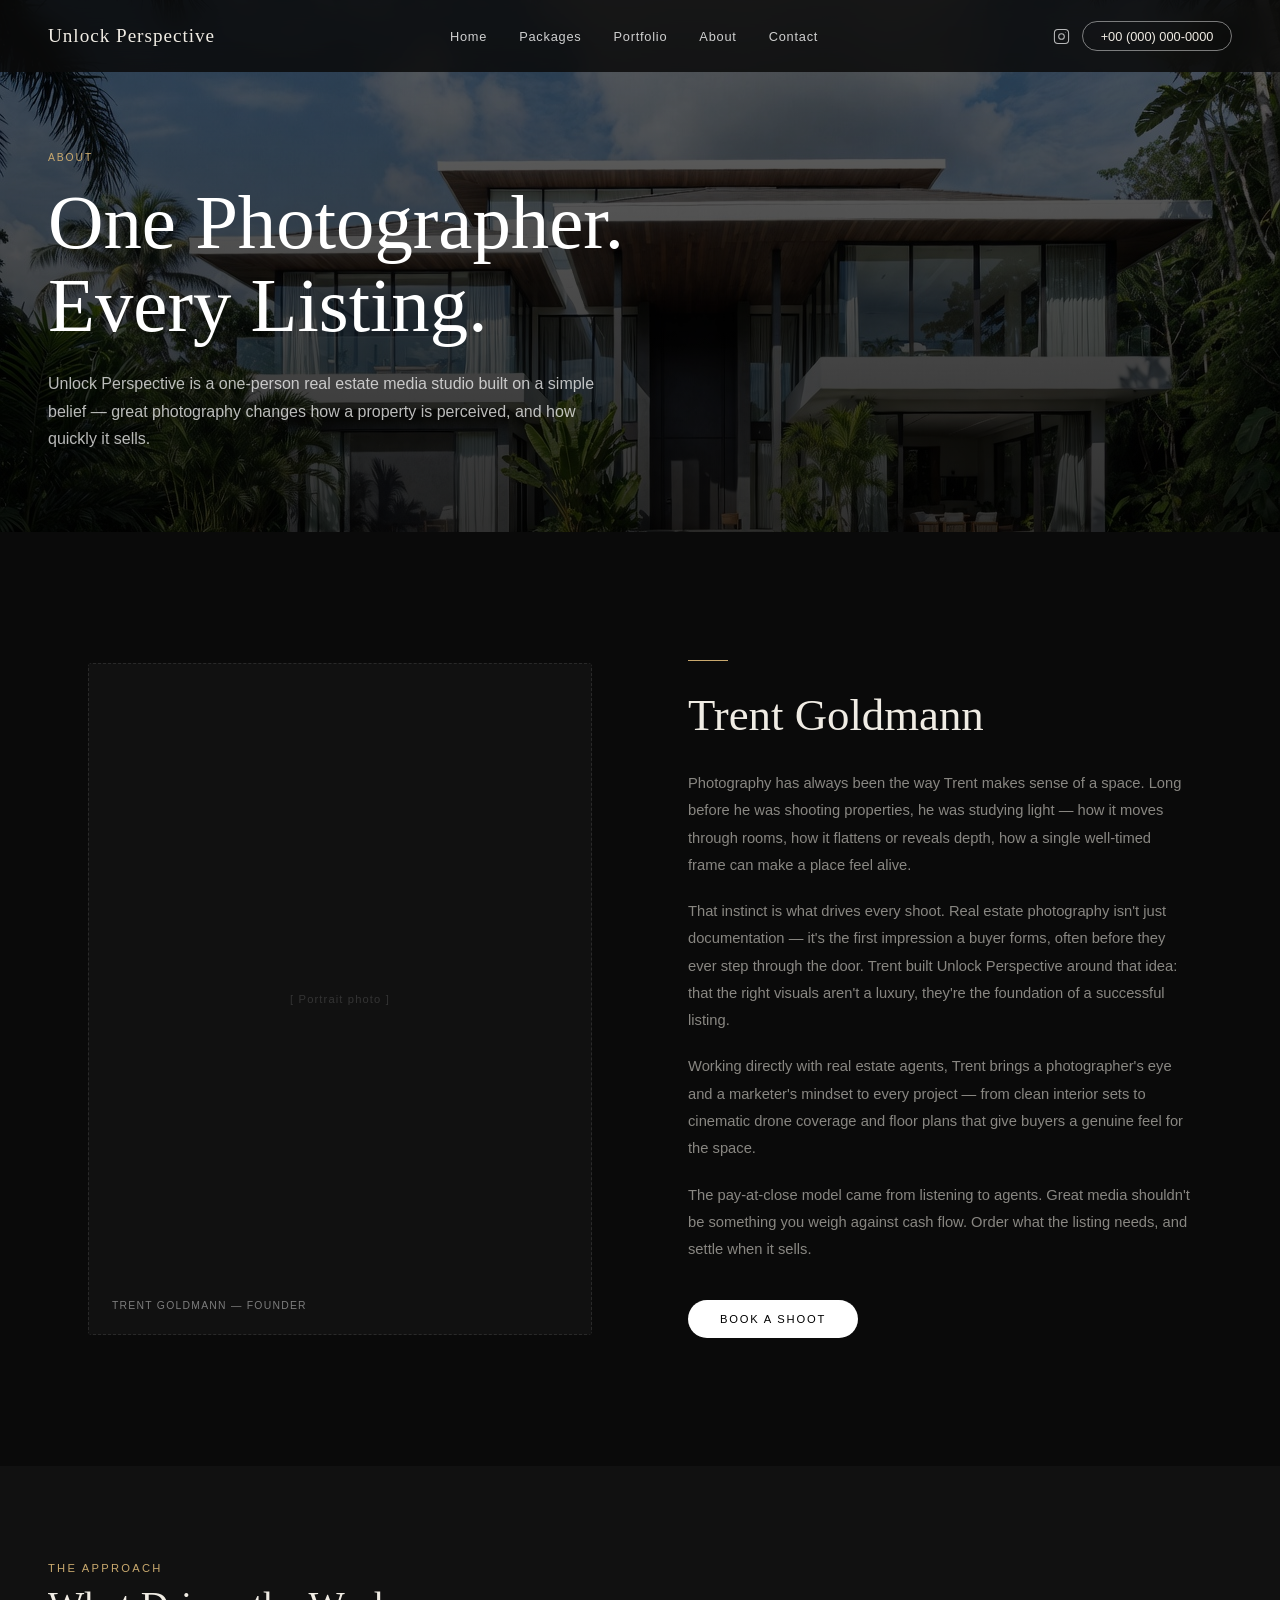
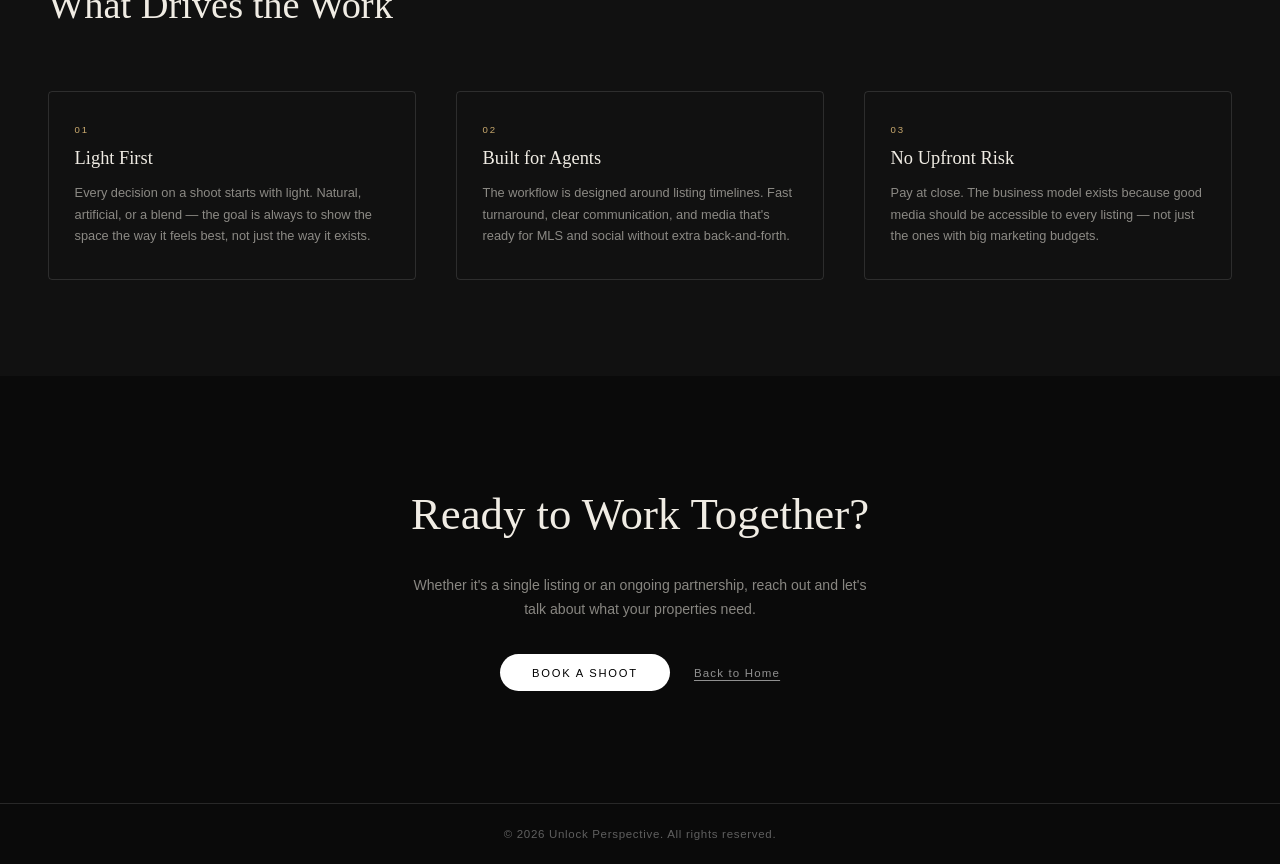
<file: about.html>
<!DOCTYPE html>
<html lang="en">
<head>
  <meta charset="UTF-8" />
  <meta name="viewport" content="width=device-width, initial-scale=1.0" />
  <title>About — Unlock Perspective</title>
  <link rel="stylesheet" href="styles.css" />
  <style>
    /* ── About-page specific styles ── */

    .about-hero {
      position: relative;
      width: 100%;
      min-height: 52vh;
      display: flex;
      align-items: flex-end;
      padding: calc(var(--nav-h) + 5rem) 3rem 5rem;
      overflow: hidden;
      background: var(--clr-bg);
    }

    .about-hero::after {
      content: "";
      position: absolute;
      inset: 0;
      background: linear-gradient(to bottom, rgba(0,0,0,0.25) 0%, rgba(0,0,0,0.65) 100%);
      z-index: 1;
    }

    .about-hero-bg {
      position: absolute;
      inset: 0;
      z-index: 0;
    }

    .about-hero-bg img {
      width: 100%;
      height: 100%;
      object-fit: cover;
      object-position: center 30%;
      filter: brightness(0.55);
    }

    .about-hero-content {
      position: relative;
      z-index: 2;
      max-width: 820px;
    }

    .about-tag {
      font-size: 0.65rem;
      letter-spacing: 0.18em;
      text-transform: uppercase;
      color: var(--clr-accent);
      margin-bottom: 1.2rem;
      display: block;
    }

    .about-hero-title {
      font-family: var(--font-serif);
      font-size: clamp(2.8rem, 6vw, 5.5rem);
      font-weight: 400;
      line-height: 1.08;
      color: #fff;
      margin-bottom: 1.4rem;
    }

    .about-hero-sub {
      font-size: 1rem;
      line-height: 1.7;
      color: rgba(255,255,255,0.72);
      max-width: 560px;
    }

    /* ── Bio section ── */
    .about-bio {
      display: grid;
      grid-template-columns: 1fr 1fr;
      gap: 6rem;
      align-items: center;
      max-width: 1200px;
      margin: 0 auto;
      padding: 8rem 3rem;
    }

    .about-photo-wrap {
      position: relative;
      aspect-ratio: 3 / 4;
      overflow: hidden;
      border-radius: 4px;
    }

    .about-photo-wrap img {
      width: 100%;
      height: 100%;
      object-fit: cover;
      object-position: center top;
    }

    .about-photo-placeholder {
      width: 100%;
      height: 100%;
      background: var(--clr-surface);
      border: 1px dashed rgba(255,255,255,0.1);
      display: grid;
      place-items: center;
      color: rgba(255,255,255,0.15);
      font-size: 0.7rem;
      letter-spacing: 0.1em;
    }

    .about-photo-caption {
      position: absolute;
      bottom: 1.5rem;
      left: 1.5rem;
      right: 1.5rem;
      font-size: 0.65rem;
      letter-spacing: 0.12em;
      text-transform: uppercase;
      color: rgba(255,255,255,0.45);
    }

    .about-text {
      display: flex;
      flex-direction: column;
      gap: 1.8rem;
    }

    .about-name {
      font-family: var(--font-serif);
      font-size: clamp(2rem, 3.5vw, 3rem);
      font-weight: 400;
      line-height: 1.15;
      color: var(--clr-text);
    }

    .about-body {
      font-size: 0.92rem;
      line-height: 1.85;
      color: var(--clr-muted);
    }

    .about-body p + p {
      margin-top: 1.2rem;
    }

    .about-divider {
      width: 40px;
      height: 1px;
      background: var(--clr-accent);
    }

    /* ── Values strip ── */
    .about-values {
      background: var(--clr-surface);
      padding: 6rem 3rem;
    }

    .about-values-inner {
      max-width: 1200px;
      margin: 0 auto;
    }

    .about-values-header {
      margin-bottom: 4rem;
    }

    .about-values-grid {
      display: grid;
      grid-template-columns: repeat(3, 1fr);
      gap: 2.5rem;
    }

    .value-card {
      display: flex;
      flex-direction: column;
      gap: 0.8rem;
      padding: 2rem 1.6rem;
      border: 1px solid var(--clr-border);
      border-radius: 4px;
      transition: transform 0.25s ease, box-shadow 0.25s ease;
    }

    .value-card:hover {
      transform: translateY(-6px);
      box-shadow: 0 16px 36px rgba(0,0,0,0.4);
    }

    .value-num {
      font-size: 0.6rem;
      letter-spacing: 0.2em;
      color: var(--clr-accent);
      text-transform: uppercase;
    }

    .value-title {
      font-family: var(--font-serif);
      font-size: 1.15rem;
      font-weight: 400;
      color: var(--clr-text);
    }

    .value-desc {
      font-size: 0.8rem;
      line-height: 1.7;
      color: var(--clr-muted);
    }

    /* ── CTA strip ── */
    .about-cta {
      padding: 7rem 3rem;
      text-align: center;
      display: flex;
      flex-direction: column;
      align-items: center;
      gap: 2rem;
      background: var(--clr-bg);
    }

    .about-cta-title {
      font-family: var(--font-serif);
      font-size: clamp(1.8rem, 3.5vw, 3rem);
      font-weight: 400;
      line-height: 1.2;
      max-width: 600px;
    }

    .about-cta-sub {
      font-size: 0.88rem;
      color: var(--clr-muted);
      max-width: 460px;
      line-height: 1.7;
    }

    /* ── Responsive ── */
    @media (max-width: 768px) {
      .about-hero {
        padding: calc(var(--nav-h) + 2rem) 1.5rem 3rem;
        min-height: 40vh;
      }

      .about-hero-title {
        font-size: clamp(2rem, 8vw, 2.8rem);
        margin-bottom: 1rem;
      }

      .about-hero-sub {
        font-size: 0.85rem;
        line-height: 1.65;
      }

      .about-bio {
        grid-template-columns: 1fr;
        gap: 2rem;
        padding: 3.5rem 1.5rem;
      }

      .about-photo-wrap {
        aspect-ratio: 4 / 3;
      }

      .about-name {
        font-size: 1.8rem;
      }

      .about-body {
        font-size: 0.86rem;
      }

      .about-text a.final-cta-btn {
        align-self: stretch;
        text-align: center;
      }

      .about-values {
        padding: 3.5rem 1.5rem;
      }

      .about-values-header {
        margin-bottom: 2rem;
      }

      .about-values-header .section-title {
        font-size: 1.6rem !important;
      }

      .about-values-grid {
        grid-template-columns: 1fr;
        gap: 1rem;
      }

      .value-card {
        padding: 1.4rem 1.2rem;
      }

      .about-cta {
        padding: 3.5rem 1.5rem;
        gap: 1.4rem;
      }

      .about-cta-title {
        font-size: 1.6rem;
      }

      .about-cta-sub {
        font-size: 0.82rem;
      }

      .final-cta-actions {
        flex-direction: column;
        align-items: stretch;
        width: 100%;
        max-width: 320px;
        gap: 0.8rem;
      }

      .final-cta-btn,
      .final-cta-secondary {
        text-align: center;
      }
    }
  </style>
</head>
<body>

  <!-- ── NAV (same as index) ── -->
  <header class="nav" style="position: fixed; background: rgba(10,10,10,0.85); backdrop-filter: blur(12px);">
    <a href="index.html" class="nav-logo">Unlock Perspective</a>
    <nav class="nav-links">
      <a href="index.html">Home</a>
      <a href="index.html#packages">Packages</a>
      <a href="portfolio.html">Portfolio</a>
      <a href="about.html" class="active">About</a>
      <a href="index.html#contact">Contact</a>
    </nav>
    <div class="nav-right">
      <a href="https://www.instagram.com/unlockperspective/reels/?__d=11%2F" target="_blank" class="social-icon" aria-label="Instagram">
        <svg xmlns="http://www.w3.org/2000/svg" width="17" height="17" viewBox="0 0 24 24" fill="none" stroke="currentColor" stroke-width="1.5" stroke-linecap="round" stroke-linejoin="round">
          <rect x="2" y="2" width="20" height="20" rx="5" ry="5"/>
          <circle cx="12" cy="12" r="4"/>
          <circle cx="17.5" cy="6.5" r="0.5" fill="currentColor" stroke="none"/>
        </svg>
      </a>
      <a href="tel:+00000000000" class="nav-phone">+00 (000) 000-0000</a>
    </div>
    <button class="nav-burger" aria-label="Open menu" aria-expanded="false">
      <span></span><span></span><span></span>
    </button>
    <div class="nav-drawer">
      <a href="index.html"          class="drawer-link">Home</a>
      <a href="index.html#packages" class="drawer-link">Packages</a>
      <a href="portfolio.html"      class="drawer-link">Portfolio</a>
      <a href="about.html"          class="drawer-link">About</a>
      <div class="drawer-footer">
        <a href="https://www.instagram.com/unlockperspective/reels/?__d=11%2F" target="_blank" class="drawer-insta" aria-label="Instagram">
          <svg xmlns="http://www.w3.org/2000/svg" width="20" height="20" viewBox="0 0 24 24" fill="none" stroke="currentColor" stroke-width="1.5" stroke-linecap="round" stroke-linejoin="round">
            <rect x="2" y="2" width="20" height="20" rx="5" ry="5"/>
            <circle cx="12" cy="12" r="4"/>
            <circle cx="17.5" cy="6.5" r="0.5" fill="currentColor" stroke="none"/>
          </svg>
          Instagram
        </a>
        <a href="tel:+00000000000" class="drawer-phone">+00 (000) 000-0000</a>
      </div>
    </div>
  </header>


  <!-- ── HERO ── -->
  <section class="about-hero">
    <div class="about-hero-bg">
      <!-- Replace with a suitable background photo if available -->
      <img src="photos/hero/villa_front_page.jpg" alt="Unlock Perspective" />
    </div>
    <div class="about-hero-content">
      <span class="about-tag">About</span>
      <h1 class="about-hero-title">One Photographer.<br>Every Listing.</h1>
      <p class="about-hero-sub">Unlock Perspective is a one-person real estate media studio built on a simple belief — great photography changes how a property is perceived, and how quickly it sells.</p>
    </div>
  </section>


  <!-- ── BIO ── -->
  <section style="background: var(--clr-bg);">
    <div class="about-bio">

      <!-- Photo -->
      <div class="about-photo-wrap">
        <!-- Replace src with Trent's portrait photo -->
        <div class="about-photo-placeholder">[ Portrait photo ]</div>
        <span class="about-photo-caption">Trent Goldmann — Founder</span>
      </div>

      <!-- Text -->
      <div class="about-text">
        <div class="about-divider"></div>
        <h2 class="about-name">Trent Goldmann</h2>
        <div class="about-body">
          <p>Photography has always been the way Trent makes sense of a space. Long before he was shooting properties, he was studying light — how it moves through rooms, how it flattens or reveals depth, how a single well-timed frame can make a place feel alive.</p>
          <p>That instinct is what drives every shoot. Real estate photography isn't just documentation — it's the first impression a buyer forms, often before they ever step through the door. Trent built Unlock Perspective around that idea: that the right visuals aren't a luxury, they're the foundation of a successful listing.</p>
          <p>Working directly with real estate agents, Trent brings a photographer's eye and a marketer's mindset to every project — from clean interior sets to cinematic drone coverage and floor plans that give buyers a genuine feel for the space.</p>
          <p>The pay-at-close model came from listening to agents. Great media shouldn't be something you weigh against cash flow. Order what the listing needs, and settle when it sells.</p>
        </div>
        <a href="index.html#contact" class="final-cta-btn" style="align-self: flex-start; margin-top: 0.5rem;">Book a Shoot</a>
      </div>

    </div>
  </section>


  <!-- ── VALUES ── -->
  <section class="about-values">
    <div class="about-values-inner">
      <div class="about-values-header">
        <p class="section-tag">The Approach</p>
        <h2 class="section-title" style="text-align: left; margin: 0;">What Drives the Work</h2>
      </div>
      <div class="about-values-grid">

        <div class="value-card">
          <span class="value-num">01</span>
          <h3 class="value-title">Light First</h3>
          <p class="value-desc">Every decision on a shoot starts with light. Natural, artificial, or a blend — the goal is always to show the space the way it feels best, not just the way it exists.</p>
        </div>

        <div class="value-card">
          <span class="value-num">02</span>
          <h3 class="value-title">Built for Agents</h3>
          <p class="value-desc">The workflow is designed around listing timelines. Fast turnaround, clear communication, and media that's ready for MLS and social without extra back-and-forth.</p>
        </div>

        <div class="value-card">
          <span class="value-num">03</span>
          <h3 class="value-title">No Upfront Risk</h3>
          <p class="value-desc">Pay at close. The business model exists because good media should be accessible to every listing — not just the ones with big marketing budgets.</p>
        </div>

      </div>
    </div>
  </section>


  <!-- ── CTA ── -->
  <section class="about-cta">
    <h2 class="about-cta-title">Ready to Work Together?</h2>
    <p class="about-cta-sub">Whether it's a single listing or an ongoing partnership, reach out and let's talk about what your properties need.</p>
    <div class="final-cta-actions">
      <a href="index.html#contact" class="final-cta-btn">Book a Shoot</a>
      <a href="index.html" class="final-cta-secondary">Back to Home</a>
    </div>
  </section>


  <footer class="site-footer">
    <p>© 2026 Unlock Perspective. All rights reserved.</p>
  </footer>

  <script src="main.js"></script>

</body>
</html>
</file>
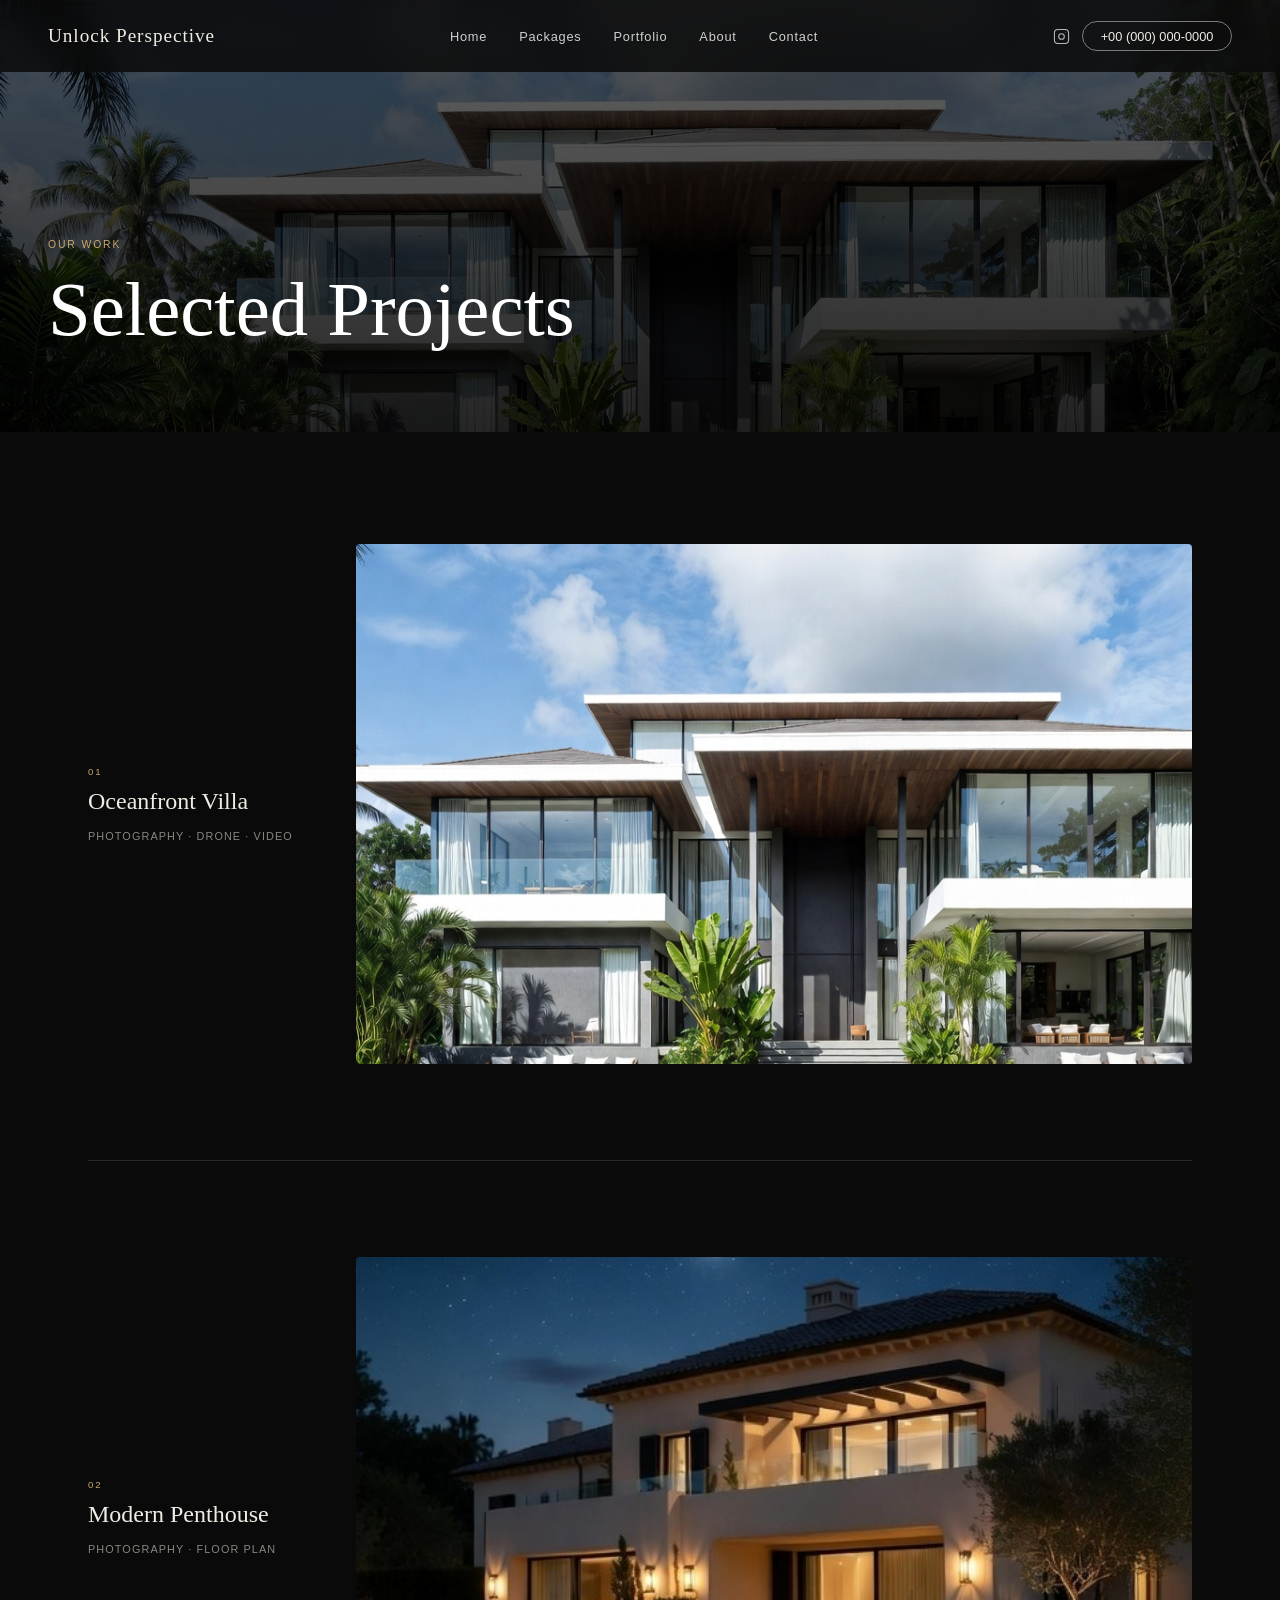
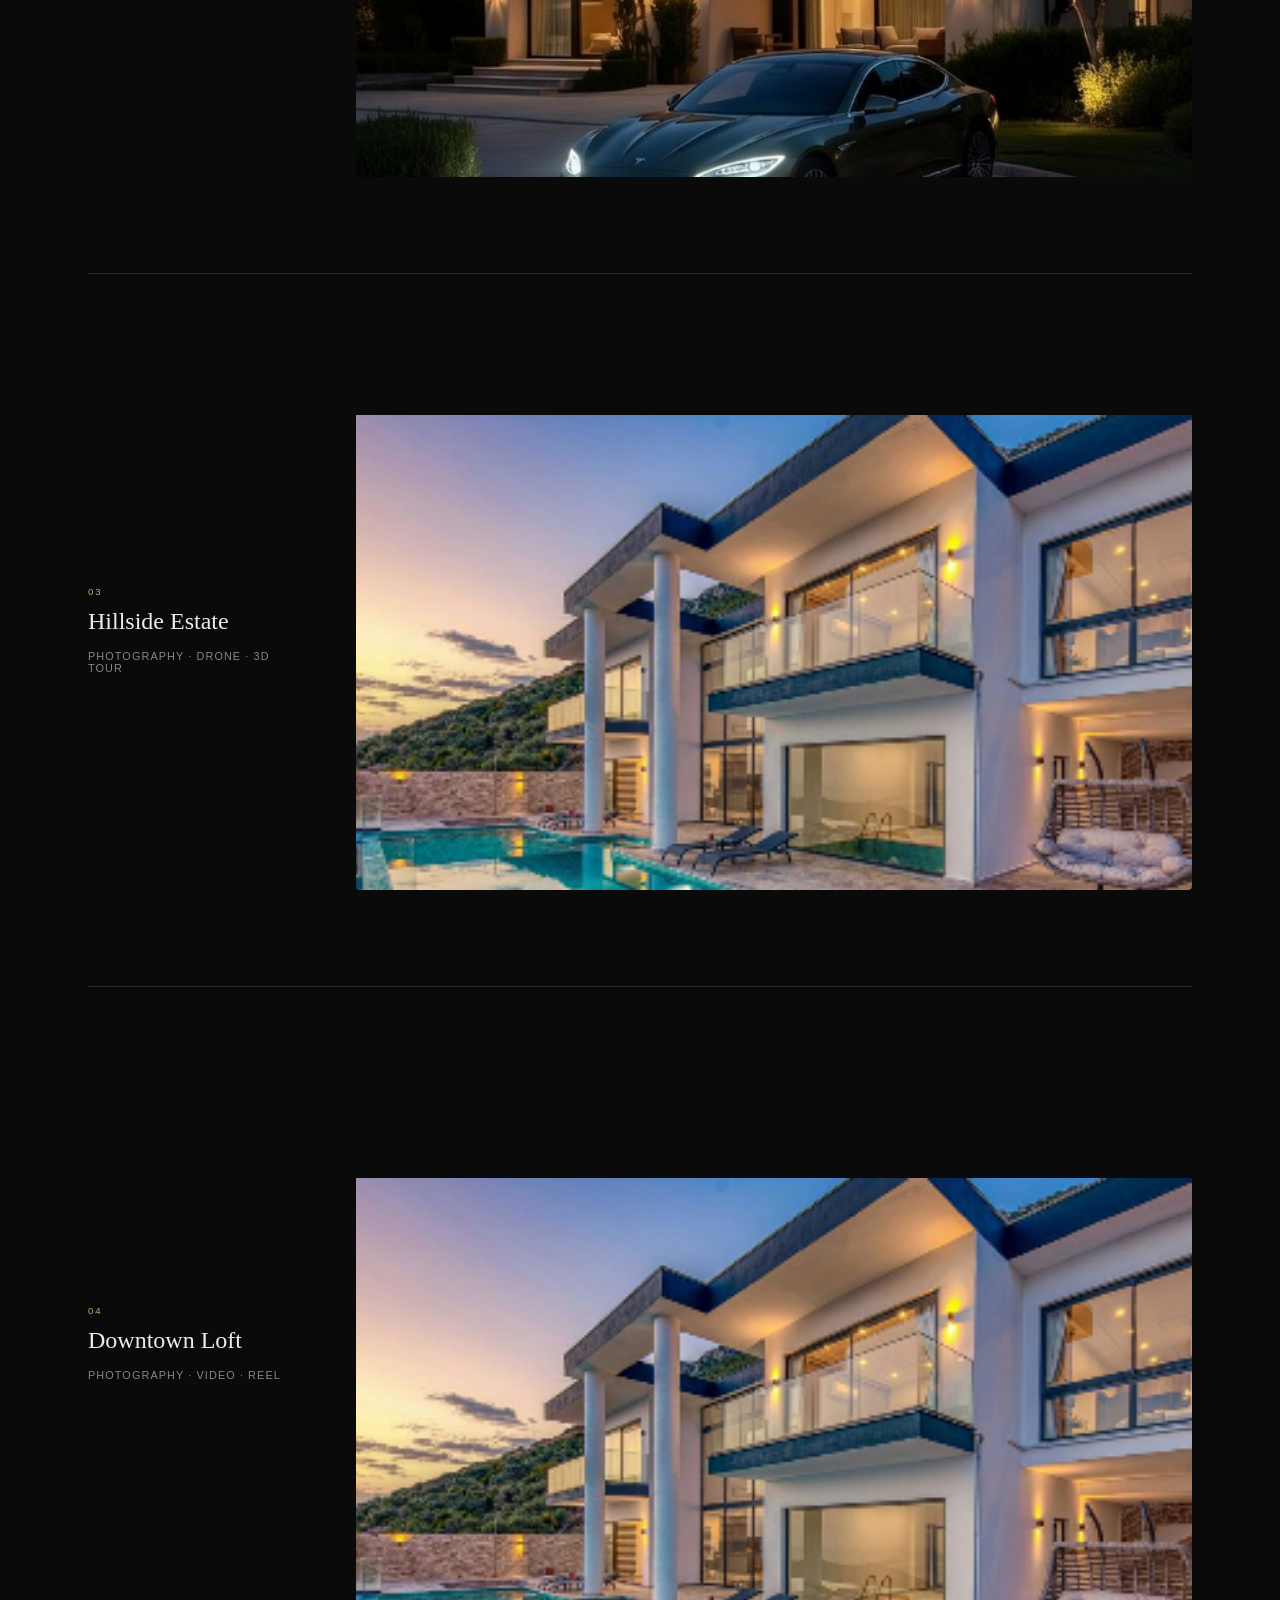
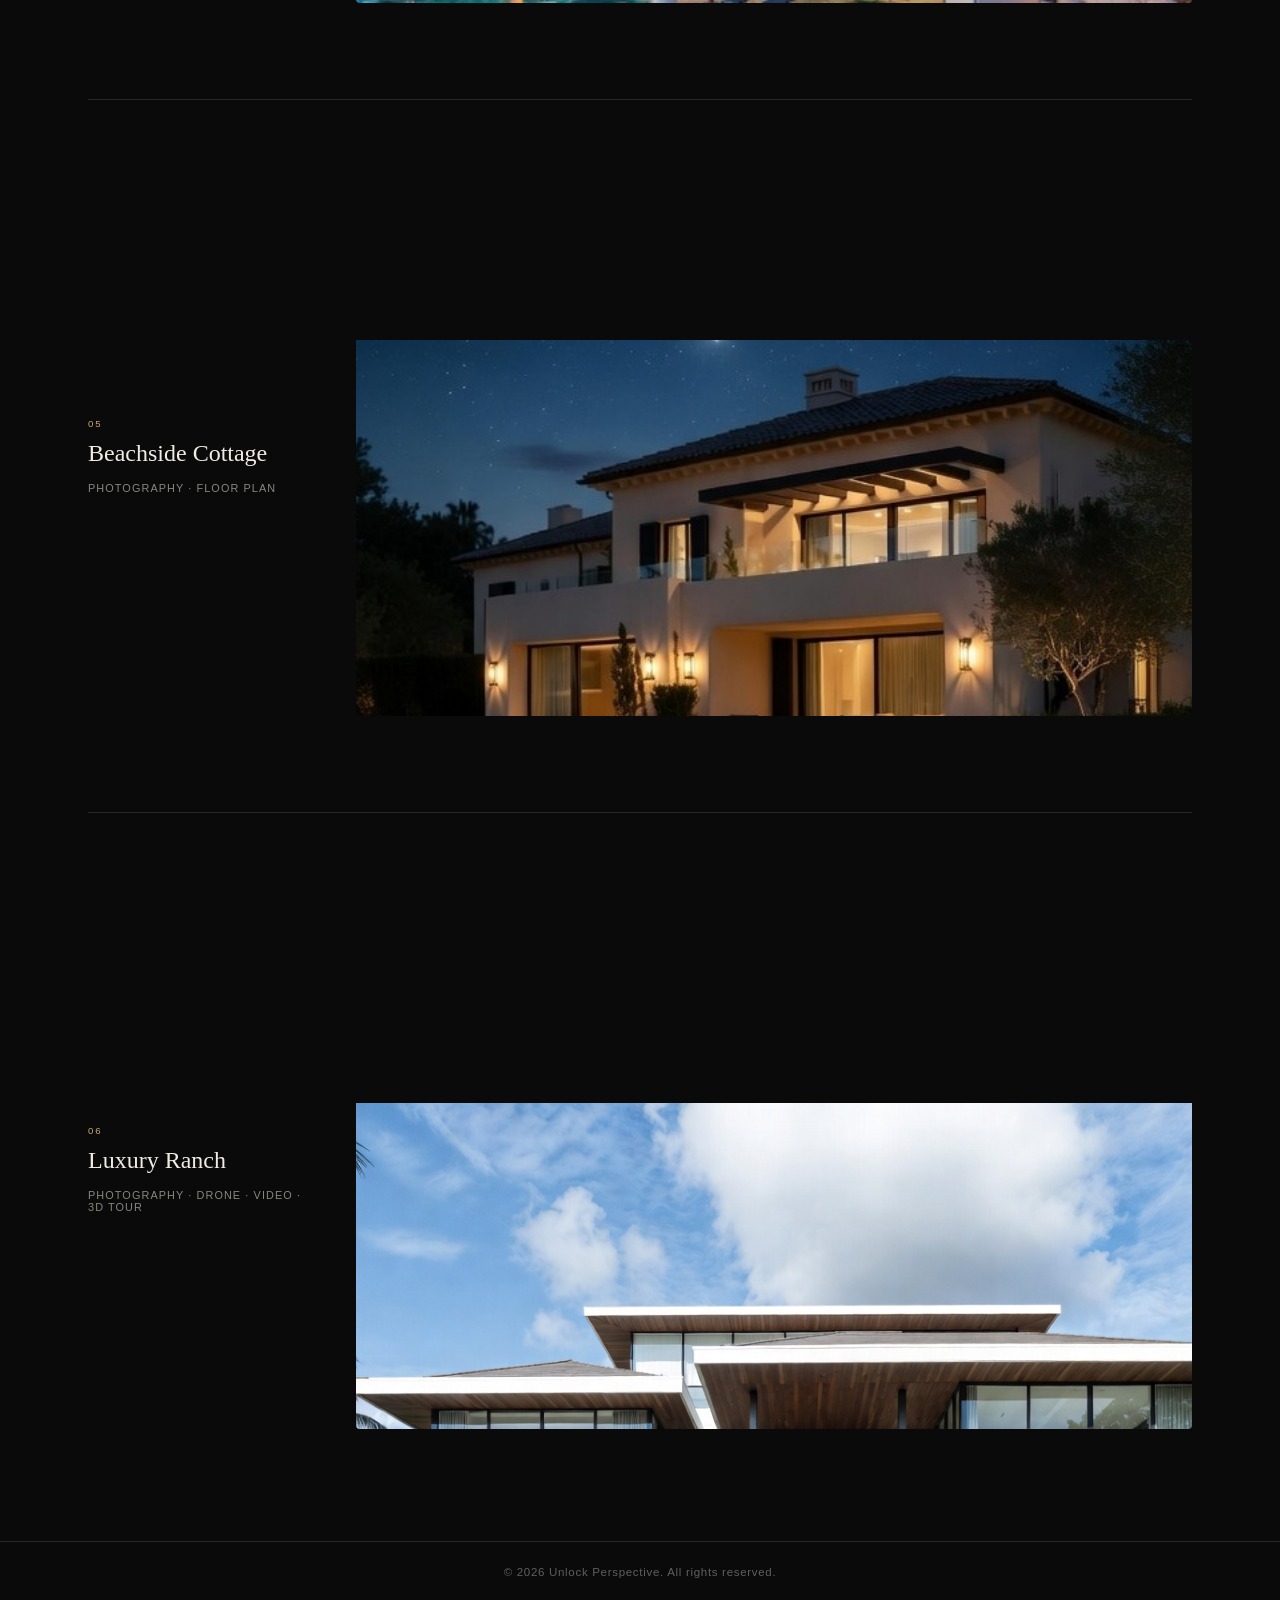
<file: portfolio.html>
<!DOCTYPE html>
<html lang="en">
<head>
  <meta charset="UTF-8" />
  <meta name="viewport" content="width=device-width, initial-scale=1.0" />
  <title>Portfolio — Unlock Perspective</title>
  <link rel="stylesheet" href="styles.css" />
  <style>

    /* ── Portfolio hero ── */
    .port-hero {
      position: relative;
      width: 100%;
      min-height: 48vh;
      display: flex;
      align-items: flex-end;
      padding: calc(var(--nav-h) + 5rem) 3rem 5rem;
      overflow: hidden;
    }

    .port-hero::after {
      content: "";
      position: absolute;
      inset: 0;
      background: linear-gradient(to bottom, rgba(0,0,0,0.2) 0%, rgba(0,0,0,0.7) 100%);
      z-index: 1;
    }

    .port-hero-bg {
      position: absolute;
      inset: 0;
      z-index: 0;
    }

    .port-hero-bg img {
      width: 100%;
      height: 100%;
      object-fit: cover;
      object-position: center 40%;
      filter: brightness(0.5);
    }

    .port-hero-content {
      position: relative;
      z-index: 2;
      max-width: 820px;
    }

    .port-hero-content .about-tag {
      font-size: 0.65rem;
      letter-spacing: 0.18em;
      text-transform: uppercase;
      color: var(--clr-accent);
      margin-bottom: 1.2rem;
      display: block;
    }

    .port-hero-title {
      font-family: var(--font-serif);
      font-size: clamp(2.8rem, 6vw, 5rem);
      font-weight: 400;
      line-height: 1.08;
      color: #fff;
    }

    /* ── Project list ── */
    .portfolio-list {
      max-width: 1200px;
      margin: 0 auto;
      padding: 7rem 3rem 7rem;
      display: flex;
      flex-direction: column;
      gap: 6rem;
    }

    .project-row {
      display: grid;
      grid-template-columns: 220px 1fr;
      gap: 3rem;
      align-items: center;
    }

    .project-meta {
      display: flex;
      flex-direction: column;
      gap: 0.6rem;
    }

    .project-num {
      font-size: 0.6rem;
      letter-spacing: 0.2em;
      color: var(--clr-accent);
      text-transform: uppercase;
    }

    .project-name {
      font-family: var(--font-serif);
      font-size: 1.5rem;
      font-weight: 400;
      color: var(--clr-text);
      line-height: 1.2;
    }

    .project-type {
      font-size: 0.68rem;
      letter-spacing: 0.1em;
      color: var(--clr-muted);
      text-transform: uppercase;
      margin-top: 0.3rem;
    }

    .project-img-wrap {
      position: relative;
      display: block;
      height: 520px;
      overflow: hidden;
      border-radius: 4px;
      cursor: pointer;
    }

    .project-img {
      width: 100%;
      height: 100%;
      background-size: auto 130%;
      background-position: center 50%;
      background-repeat: no-repeat;
    }

    /* Hover overlay */
    .project-hover {
      position: absolute;
      inset: 0;
      background: rgba(0,0,0,0);
      display: flex;
      align-items: center;
      justify-content: center;
      transition: background 0.3s ease;
    }

    .project-hover span {
      font-size: 0.7rem;
      letter-spacing: 0.22em;
      text-transform: uppercase;
      color: #fff;
      border: 1px solid rgba(255,255,255,0.7);
      padding: 0.7rem 2rem;
      border-radius: 40px;
      opacity: 0;
      transform: translateY(8px);
      transition: opacity 0.3s ease, transform 0.3s ease;
      backdrop-filter: blur(6px);
      background: rgba(255,255,255,0.08);
    }

    .project-img-wrap:hover .project-hover {
      background: rgba(0,0,0,0.35);
    }

    .project-img-wrap:hover .project-hover span {
      opacity: 1;
      transform: translateY(0);
    }

    /* Divider between projects */
    .project-row + .project-row {
      padding-top: 6rem;
      border-top: 1px solid var(--clr-border);
    }

    /* ── Responsive ── */
    @media (max-width: 768px) {
      .port-hero {
        padding: calc(var(--nav-h) + 2rem) 1.5rem 3rem;
        min-height: 36vh;
      }

      .port-hero-title {
        font-size: clamp(2rem, 8vw, 2.8rem);
      }

      .portfolio-list {
        padding: 3rem 1.5rem 4rem;
        gap: 0;
      }

      .project-row {
        grid-template-columns: 1fr;
        gap: 1rem;
        padding: 2.5rem 0;
      }

      .project-row + .project-row {
        padding-top: 2.5rem;
        border-top: 1px solid var(--clr-border);
      }

      .project-meta {
        gap: 0.3rem;
      }

      .project-name {
        font-size: 1.2rem;
      }

      .project-img-wrap {
        height: 240px;
      }

      /* Always show "See More" on mobile — no hover available */
      .project-img {
        background-size: cover;
      }

      .project-hover {
        background: rgba(0,0,0,0.2);
      }

      .project-hover span {
        opacity: 1;
        transform: translateY(0);
      }
    }

  </style>
</head>
<body>

  <!-- ── NAV ── -->
  <header class="nav" style="position: fixed; background: rgba(10,10,10,0.85); backdrop-filter: blur(12px);">
    <a href="index.html" class="nav-logo">Unlock Perspective</a>
    <nav class="nav-links">
      <a href="index.html">Home</a>
      <a href="index.html#packages">Packages</a>
      <a href="portfolio.html" class="active">Portfolio</a>
      <a href="about.html">About</a>
      <a href="index.html#contact">Contact</a>
    </nav>
    <div class="nav-right">
      <a href="https://www.instagram.com/unlockperspective/reels/?__d=11%2F" target="_blank" class="social-icon" aria-label="Instagram">
        <svg xmlns="http://www.w3.org/2000/svg" width="17" height="17" viewBox="0 0 24 24" fill="none" stroke="currentColor" stroke-width="1.5" stroke-linecap="round" stroke-linejoin="round">
          <rect x="2" y="2" width="20" height="20" rx="5" ry="5"/>
          <circle cx="12" cy="12" r="4"/>
          <circle cx="17.5" cy="6.5" r="0.5" fill="currentColor" stroke="none"/>
        </svg>
      </a>
      <a href="tel:+00000000000" class="nav-phone">+00 (000) 000-0000</a>
    </div>
    <button class="nav-burger" aria-label="Open menu" aria-expanded="false">
      <span></span><span></span><span></span>
    </button>
    <div class="nav-drawer">
      <a href="index.html"          class="drawer-link">Home</a>
      <a href="index.html#packages" class="drawer-link">Packages</a>
      <a href="portfolio.html"      class="drawer-link">Portfolio</a>
      <a href="about.html"          class="drawer-link">About</a>
      <div class="drawer-footer">
        <a href="https://www.instagram.com/unlockperspective/reels/?__d=11%2F" target="_blank" class="drawer-insta" aria-label="Instagram">
          <svg xmlns="http://www.w3.org/2000/svg" width="20" height="20" viewBox="0 0 24 24" fill="none" stroke="currentColor" stroke-width="1.5" stroke-linecap="round" stroke-linejoin="round">
            <rect x="2" y="2" width="20" height="20" rx="5" ry="5"/>
            <circle cx="12" cy="12" r="4"/>
            <circle cx="17.5" cy="6.5" r="0.5" fill="currentColor" stroke="none"/>
          </svg>
          Instagram
        </a>
        <a href="tel:+00000000000" class="drawer-phone">+00 (000) 000-0000</a>
      </div>
    </div>
  </header>


  <!-- ── HERO ── -->
  <section class="port-hero">
    <div class="port-hero-bg">
      <img src="photos/hero/villa_front_page.jpg" alt="Portfolio" />
    </div>
    <div class="port-hero-content">
      <span class="about-tag">Our Work</span>
      <h1 class="port-hero-title">Selected Projects</h1>
    </div>
  </section>


  <!-- ── PROJECT LIST ── -->
  <div style="background: var(--clr-bg);">
    <div class="portfolio-list">

      <div class="project-row">
        <div class="project-meta">
          <span class="project-num">01</span>
          <h3 class="project-name">Oceanfront Villa</h3>
          <span class="project-type">Photography · Drone · Video</span>
        </div>
        <a href="#" class="project-img-wrap">
          <div class="project-img" data-bg="photos/portfolio/portfolio_1.jpg"></div>
          <div class="project-hover"><span>See More</span></div>
        </a>
      </div>

      <div class="project-row">
        <div class="project-meta">
          <span class="project-num">02</span>
          <h3 class="project-name">Modern Penthouse</h3>
          <span class="project-type">Photography · Floor Plan</span>
        </div>
        <a href="#" class="project-img-wrap">
          <div class="project-img" data-bg="photos/portfolio/portfolio_2.jpg"></div>
          <div class="project-hover"><span>See More</span></div>
        </a>
      </div>

      <div class="project-row">
        <div class="project-meta">
          <span class="project-num">03</span>
          <h3 class="project-name">Hillside Estate</h3>
          <span class="project-type">Photography · Drone · 3D Tour</span>
        </div>
        <a href="#" class="project-img-wrap">
          <div class="project-img" data-bg="photos/portfolio/portfolio_3.png"></div>
          <div class="project-hover"><span>See More</span></div>
        </a>
      </div>

      <div class="project-row">
        <div class="project-meta">
          <span class="project-num">04</span>
          <h3 class="project-name">Downtown Loft</h3>
          <span class="project-type">Photography · Video · Reel</span>
        </div>
        <a href="#" class="project-img-wrap">
          <div class="project-img" data-bg="photos/portfolio/portfolio_4.png"></div>
          <div class="project-hover"><span>See More</span></div>
        </a>
      </div>

      <div class="project-row">
        <div class="project-meta">
          <span class="project-num">05</span>
          <h3 class="project-name">Beachside Cottage</h3>
          <span class="project-type">Photography · Floor Plan</span>
        </div>
        <a href="#" class="project-img-wrap">
          <div class="project-img" data-bg="photos/portfolio/portfolio_5.jpg"></div>
          <div class="project-hover"><span>See More</span></div>
        </a>
      </div>

      <div class="project-row">
        <div class="project-meta">
          <span class="project-num">06</span>
          <h3 class="project-name">Luxury Ranch</h3>
          <span class="project-type">Photography · Drone · Video · 3D Tour</span>
        </div>
        <a href="#" class="project-img-wrap">
          <div class="project-img" data-bg="photos/portfolio/portfolio_6.jpg"></div>
          <div class="project-hover"><span>See More</span></div>
        </a>
      </div>

    </div>
  </div>


  <footer class="site-footer">
    <p>© 2026 Unlock Perspective. All rights reserved.</p>
  </footer>

  <script src="main.js"></script>
  <script>
    // Apply individual background images from data-bg
    document.querySelectorAll('.project-img[data-bg]').forEach(function (el) {
      el.style.backgroundImage = "url('" + el.dataset.bg + "')";
    });

    // Parallax on project images (desktop only)
    (function () {
      if (window.matchMedia('(max-width: 768px)').matches) return;
      const imgs = document.querySelectorAll('.project-img');
      if (!imgs.length) return;
      function update() {
        const viewH = window.innerHeight;
        imgs.forEach(function (img) {
          const rect = img.parentElement.getBoundingClientRect();
          const progress = (rect.top + rect.height / 2 - viewH / 2) / viewH;
          const pos = 50 + progress * -40;
          img.style.backgroundPositionY = pos + '%';
        });
      }
      document.addEventListener('scroll', update, { passive: true });
      update();
    })();
  </script>

</body>
</html>
</file>
<file: styles.css>
/* ─────────────────────────────────────────────
   RESET & BASE
───────────────────────────────────────────── */
*, *::before, *::after {
  box-sizing: border-box;
  margin: 0;
  padding: 0;
}

:root {
  --clr-bg:        #0a0a0a;
  --clr-surface:   #111111;
  --clr-border:    rgba(255,255,255,0.12);
  --clr-text:      #f0ece4;
  --clr-muted:     rgba(240,236,228,0.55);
  --clr-accent:    #c9a96e;          /* warm gold */
  --font-serif:    "Georgia", "Times New Roman", serif;
  --font-sans:     "Helvetica Neue", Arial, sans-serif;
  --nav-h:         72px;
}

html { scroll-behavior: smooth; }

/* ── Page transition fade ── */
@keyframes pageFadeIn {
  from { opacity: 0; }
  to   { opacity: 1; }
}
body {
  animation: pageFadeIn 0.18s ease forwards;
}
body.is-leaving {
  opacity: 0;
  transition: opacity 0.18s ease;
  animation: none;
}

body {
  background: var(--clr-bg);
  color: var(--clr-text);
  font-family: var(--font-sans);
  overflow-x: hidden;
}

img {
  display: block;
  width: 100%;
  height: 100%;
  object-fit: cover;
}

a { color: inherit; text-decoration: none; }


/* ─────────────────────────────────────────────
   SHARED SECTION TYPOGRAPHY
───────────────────────────────────────────── */
.section-tag {
  font-size: 0.7rem;
  letter-spacing: 0.2em;
  text-transform: uppercase;
  color: var(--clr-accent);
  margin-bottom: 0.6rem;
}

.section-title {
  font-family: var(--font-serif);
  font-size: clamp(1.8rem, 3vw, 2.8rem);
  font-weight: 400;
  line-height: 1.15;
  margin-bottom: 0.75rem;
}

.section-sub {
  color: var(--clr-muted);
  font-size: 0.9rem;
  max-width: 480px;
}


/* ─────────────────────────────────────────────
   SECTION 1 · HERO
───────────────────────────────────────────── */
.hero {
  position: relative;
  width: 100%;
  height: 100svh;
  min-height: 760px;
  overflow: hidden;
  display: flex;
  flex-direction: column;
}

/* ── Nav ── */
.nav {
  position: absolute;
  top: 0; left: 0; right: 0;
  z-index: 10;
  height: var(--nav-h);
  display: flex;
  align-items: center;
  gap: 2rem;
  padding: 0 3rem;
  background: linear-gradient(to bottom, rgba(0,0,0,0.55) 0%, transparent 100%);
}

.nav-logo {
  font-family: var(--font-serif);
  font-size: 1.2rem;
  letter-spacing: 0.05em;
  color: var(--clr-text);
  flex-shrink: 0;
}

.nav-links {
  display: flex;
  gap: 2rem;
  flex: 1;
  justify-content: center;
}

.nav-links a {
  font-size: 0.8rem;
  letter-spacing: 0.06em;
  color: rgba(255,255,255,0.8);
  transition: color 0.2s;
}
.nav-links a:hover { color: #fff; }

.nav-right {
  display: flex;
  align-items: center;
  gap: 0.75rem;
}
.social-icon {
  color: rgba(255,255,255,0.7);
  display: flex;
  align-items: center;
  transition: color 0.2s;
}
.social-icon:hover { color: #fff; }

.nav-phone {
  font-size: 0.8rem;
  border: 1px solid rgba(255,255,255,0.45);
  border-radius: 20px;
  padding: 0.4rem 1.1rem;
  white-space: nowrap;
  transition: background 0.2s;
}
.nav-phone:hover { background: rgba(255,255,255,0.1); }

/* ── Hero BG ── */
.hero-bg {
  position: absolute;
  inset: 0;
  z-index: 0;
}

.hero-bg::after {
  content: "";
  position: absolute;
  inset: 0;
  background:
    radial-gradient(ellipse 70% 60% at 50% 40%, rgba(0,0,0,0.55) 0%, transparent 100%),
    linear-gradient(to right,  rgba(0,0,0,0.45) 0%, transparent 40%),
    linear-gradient(to left,   rgba(0,0,0,0.3)  0%, transparent 40%),
    linear-gradient(to bottom, rgba(0,0,0,0.45) 0%, transparent 35%),
    linear-gradient(to top,    rgba(0,0,0,0.4)  0%, transparent 30%);
}

.hero-bg-placeholder {
  position: absolute;
  inset: 0;
  display: grid;
  place-items: center;
  font-size: 1.1rem;
  letter-spacing: 0.1em;
  color: rgba(255,255,255,0.2);
  border: 2px dashed rgba(255,255,255,0.15);
  background: #1a1a1a;
}

/* ── Hero Content ── */
.hero-content {
  position: relative;
  z-index: 5;
  width: 100%;
  height: 100%;
  padding: calc(var(--nav-h) + 2rem) 3rem 2.5rem;
  display: grid;
  /* 3 cols: left | center | right */
  grid-template-columns: 1fr 2fr 1fr;
  grid-template-rows: auto 1fr auto auto auto;
  grid-template-areas:
    "label-tl  .        .        "
    "headline  wordmark .        "
    ".         stats    .        "
    ".         cta      .        "
    "label-bl  .        label-br ";
  align-items: start;
  row-gap: 2rem;
}

.hero-label {
  font-size: 0.65rem;
  letter-spacing: 0.15em;
  text-transform: uppercase;
  color: rgba(255,255,255,0.45);
}
.hero-label--tl { grid-area: label-tl; align-self: start; }
.hero-label--bl { grid-area: label-bl; align-self: end; }
.hero-label--br { grid-area: label-br; align-self: end; justify-self: end; }

.hero-headline {
  grid-area: headline;
  align-self: center;
}
.hero-sub {
  font-family: var(--font-sans);
  font-size: clamp(0.9rem, 1.4vw, 1.15rem);
  font-weight: 400;
  line-height: 1.6;
  color: rgba(255,255,255,0.85);
  text-transform: uppercase;
  letter-spacing: 0.06em;
}

.hero-wordmark {
  grid-area: wordmark;
  align-self: center;
  text-align: center;
  padding: 0 1.5rem;
  max-width: 820px;
  margin: 0 auto;
  width: 100%;
}

.hero-micro {
  display: block;
  font-size: 0.65rem;
  letter-spacing: 0.2em;
  text-transform: uppercase;
  color: rgba(255,255,255,0.5);
  margin-bottom: 0.9rem;
}

.hero-headline-main {
  font-family: var(--font-serif);
  font-size: clamp(2rem, 4.5vw, 3.8rem);
  font-weight: 400;
  letter-spacing: -0.01em;
  line-height: 1.1;
  color: #fff;
  margin-bottom: 1rem;
}

.hero-headline-sub {
  font-size: clamp(0.78rem, 1.2vw, 0.95rem);
  line-height: 1.7;
  color: rgba(255,255,255,0.72);
  max-width: 620px;
  margin: 0 auto;
}

.hero-stats {
  grid-area: stats;
  display: flex;
  flex-direction: row;
  gap: 1rem;
  justify-content: center;
  margin-top: 3rem;
}

.hero-stat {
  background: rgba(255, 255, 255, 0.35);
  backdrop-filter: blur(24px);
  -webkit-backdrop-filter: blur(24px);
  border: 1px solid rgba(255, 255, 255, 0.28);
  border-radius: 14px;
  padding: 1.4rem 1.8rem;
  text-align: center;
  min-width: 148px;
  transition: background 0.25s ease, border-color 0.25s ease;
}
.hero-stat:hover {
  background: rgba(0,0,0,0.75);
  border-color: rgba(255,255,255,0.6);
}

.stat-num {
  display: block;
  font-family: var(--font-serif);
  font-size: clamp(1rem, 1.8vw, 1.25rem);
  font-weight: 400;
  color: #fff;
  margin-bottom: 0.4rem;
}
.stat-desc {
  display: block;
  font-size: 0.68rem;
  line-height: 1.5;
  color: rgba(255,255,255,0.92);
  max-width: 140px;
  margin: 0 auto;
}

.hero-cta-group {
  grid-area: cta;
  justify-self: center;
  align-self: end;
  display: flex;
  flex-direction: column;
  align-items: center;
  gap: 0.75rem;
}

.hero-cta-secondary {
  font-size: 0.72rem;
  letter-spacing: 0.1em;
  color: rgba(255,255,255,0.6);
  text-decoration: underline;
  text-underline-offset: 3px;
  transition: color 0.2s;
}
.hero-cta-secondary:hover { color: #fff; }

.hero-cta {
  justify-self: center;
  align-self: end;
  display: flex;
  align-items: center;
  gap: 0.75rem;
  border: 1px solid rgba(255,255,255,0.6);
  border-radius: 40px;
  padding: 0.7rem 0.5rem 0.7rem 1.8rem;
  font-size: 0.7rem;
  letter-spacing: 0.18em;
  text-transform: uppercase;
  color: #fff;
  background: rgba(255,255,255,0.35);
  backdrop-filter: blur(24px);
  -webkit-backdrop-filter: blur(24px);
  transition: background 0.25s, border-color 0.25s;
}
.hero-cta:hover { background: rgba(0,0,0,0.75); border-color: #fff; color: #fff; }
.cta-arrow {
  display: grid;
  place-items: center;
  width: 30px; height: 30px;
  border-radius: 50%;
  background: #fff;
  color: #000;
  font-size: 1rem;
}


/* ─────────────────────────────────────────────
   SECTION 2 · PROPERTIES GRID
───────────────────────────────────────────── */
.properties {
  padding: 6rem 3rem;
  background: var(--clr-bg);
}

.properties-header {
  text-align: center;
  margin-bottom: 3.5rem;
}

/* ── Service Cards (2×2 horizontal) ── */
.svc-grid {
  display: grid;
  grid-template-columns: repeat(2, 1fr);
  gap: 1.5rem;
  max-width: 1200px;
  margin: 0 auto;
}

.svc-card {
  position: relative;
  border-radius: 4px;
  overflow: hidden;
  min-height: 280px;
  cursor: default;
}

.svc-card-img {
  position: absolute;
  inset: 0;
  background-color: #1c1c1c;
  background-size: auto 160%;
  background-position: center 50%;
  background-repeat: no-repeat;
}

/* Gradient overlay — always present, darkens more on hover */
.svc-overlay {
  position: absolute;
  inset: 0;
  display: flex;
  flex-direction: column;
  justify-content: flex-end;
  padding: 1.8rem 2rem;
  background: linear-gradient(to top, rgba(0,0,0,0.78) 0%, rgba(0,0,0,0.15) 60%, transparent 100%);
  transition: background 0.3s ease;
}
.svc-card:hover .svc-overlay {
  background: linear-gradient(to top, rgba(0,0,0,0.88) 0%, rgba(0,0,0,0.55) 100%);
}

/* Default short text */
.svc-default {
  display: flex;
  flex-direction: column;
  gap: 0.35rem;
  opacity: 1;
  transform: translateY(0);
  transition: opacity 0.25s ease, transform 0.25s ease;
}
.svc-card:hover .svc-default {
  opacity: 0;
  transform: translateY(6px);
  pointer-events: none;
}

/* Expanded text on hover */
.svc-expanded {
  position: absolute;
  bottom: 1.8rem;
  left: 2rem;
  right: 2rem;
  display: flex;
  flex-direction: column;
  gap: 0.55rem;
  opacity: 0;
  transform: translateY(8px);
  transition: opacity 0.25s ease, transform 0.25s ease;
}
.svc-card:hover .svc-expanded {
  opacity: 1;
  transform: translateY(0);
}

.svc-title {
  font-family: var(--font-serif);
  font-size: 1.2rem;
  font-weight: 400;
  line-height: 1.2;
  color: #fff;
}

.svc-short {
  font-size: 0.75rem;
  color: rgba(255,255,255,0.6);
  line-height: 1.5;
}

.svc-sub {
  font-size: 0.74rem;
  line-height: 1.65;
  color: rgba(255,255,255,0.78);
}

.svc-link {
  font-size: 0.65rem;
  letter-spacing: 0.12em;
  text-transform: uppercase;
  color: rgba(255,255,255,0.65);
  transition: color 0.2s;
}
.svc-link:hover { color: #fff; }


/* ─────────────────────────────────────────────
   SECTION 3 · SPLIT-VIEW FLIP PANELS
   One photo split across 4 flush vertical panels.

   HOW TO ADD REAL PHOTOS:
   On .flip-front::before set:
     background-image: url('assets/split-front.jpg');
   On .flip-back::before set:
     background-image: url('assets/split-back.jpg');
   background-size: 400% 100% is already set so each
   panel automatically shows its correct 1/4 slice.
───────────────────────────────────────────── */
.splitview {
  background: var(--clr-bg);
  padding: 0 3rem;
}

/* 4 panels constrained to same width as services grid */
.splitview-strip {
  display: grid;
  grid-template-columns: repeat(4, 1fr);
  height: 560px;
  max-width: 1200px;
  width: 100%;
  margin: 0 auto;
  border-radius: 4px;
  overflow: hidden;
}

/* ── Swap Panel ── */
.flip-card {
  position: relative;
  /* thin vertical divider between panels */
  border-right: 1px solid rgba(255,255,255,0.12);
  overflow: hidden;
}
.flip-card:last-child { border-right: none; }

.flip-inner {
  position: relative;
  width: 100%;
  height: 100%;
}

.flip-front,
.flip-back {
  position: absolute;
  inset: 0;
  overflow: hidden;
  transition: opacity 0.25s ease;
}

.flip-back { opacity: 0; }

.flip-card:hover .flip-front { opacity: 0; }
.flip-card:hover .flip-back  { opacity: 1; }

/* Shared background-image base for the split effect */
.flip-front::before,
.flip-back::before {
  content: "";
  position: absolute;
  inset: 0;
  background-size: 400% 100%;   /* show 1/4 of the wide image */
  background-repeat: no-repeat;
  background-image: url('photos/split_view/villa3.png');
}

/* Each front panel reveals its correct horizontal slice of villa3.jpg */
.flip-card[data-panel="1"] .flip-front::before { background-position: 0%      center; }
.flip-card[data-panel="2"] .flip-front::before { background-position: 33.33%  center; }
.flip-card[data-panel="3"] .flip-front::before { background-position: 66.66%  center; }
.flip-card[data-panel="4"] .flip-front::before { background-position: 100%    center; }

/* Each back panel shows its own individual photo */
.flip-card[data-panel="1"] .flip-back::before { background-image: url('photos/split_view/panel_photos/panel_1.jpg'); background-size: cover; background-position: center; }
.flip-card[data-panel="2"] .flip-back::before { background-image: url('photos/split_view/panel_photos/panel_2.png'); background-size: cover; background-position: center; }
.flip-card[data-panel="3"] .flip-back::before { background-image: url('photos/split_view/panel_photos/panel_3.png'); background-size: cover; background-position: center; }
.flip-card[data-panel="4"] .flip-back::before { background-image: url('photos/split_view/panel_photos/panel_4.jpg'); background-size: cover; background-position: center; }

/* Mobile-only photo inside flip-back — hidden on desktop */
.flip-mobile-img {
  display: none;
}

/* Placeholder shown until real image is added */
.flip-placeholder {
  position: absolute;
  inset: 0;
  display: grid;
  place-items: center;
  font-size: 0.75rem;
  letter-spacing: 0.08em;
  color: rgba(255,255,255,0.18);
  background: #181818;
  border-right: 1px dashed rgba(255,255,255,0.08);
}
.flip-placeholder--back { background: #1f1a14; }

/* Text label pinned to the bottom of each panel */
.flip-label {
  position: absolute;
  bottom: 0; left: 0; right: 0;
  padding: 2.5rem 1.4rem 1.6rem;
  background: linear-gradient(to top, rgba(0,0,0,0.82) 0%, transparent 100%);
  z-index: 2;
}
.flip-label h3 {
  font-family: var(--font-serif);
  font-size: 1rem;
  font-weight: 400;
  margin-bottom: 0.35rem;
  letter-spacing: 0.03em;
}
.flip-label p {
  font-size: 0.72rem;
  line-height: 1.55;
  color: rgba(255,255,255,0.6);
}

.flip-label--back p { margin-bottom: 1rem; }

.flip-cta {
  display: inline-block;
  font-size: 0.65rem;
  letter-spacing: 0.14em;
  text-transform: uppercase;
  border: 1px solid rgba(255,255,255,0.55);
  border-radius: 20px;
  padding: 0.4rem 1.1rem;
  transition: background 0.2s;
}
.flip-cta:hover { background: rgba(255,255,255,0.12); }


/* ─────────────────────────────────────────────
   SECTION 4 · TEAM
───────────────────────────────────────────── */
.team {
  display: none;
  position: relative;
  padding: 7rem 3rem;
  background: var(--clr-bg);
  overflow: hidden;
}

.team-bg {
  position: absolute;
  inset: 0;
  z-index: 0;
  opacity: 0.25;
}
.team-bg-placeholder {
  position: absolute;
  inset: 0;
  display: grid;
  place-items: center;
  font-size: 0.9rem;
  letter-spacing: 0.1em;
  color: rgba(255,255,255,0.15);
  background: #111;
  border: 2px dashed rgba(255,255,255,0.08);
}

.team-content {
  position: relative;
  z-index: 5;
  max-width: 1100px;
  margin: 0 auto;
  display: flex;
  align-items: center;
  gap: 4rem;
}

.team-members {
  display: flex;
  gap: 1.5rem;
  flex: 1;
}

.team-card {
  display: flex;
  flex-direction: column;
  gap: 0.6rem;
}

.team-photo {
  position: relative;
  width: 180px;
  height: 220px;
  border-radius: 4px;
  overflow: hidden;
  background: #1c1c1c;
}
.team-photo-placeholder {
  position: absolute;
  inset: 0;
  display: grid;
  place-items: center;
  font-size: 0.7rem;
  letter-spacing: 0.08em;
  color: rgba(255,255,255,0.18);
  border: 1px dashed rgba(255,255,255,0.12);
}

.team-name {
  font-family: var(--font-serif);
  font-size: 0.95rem;
  font-weight: 400;
}
.team-role {
  font-size: 0.72rem;
  color: var(--clr-muted);
  letter-spacing: 0.05em;
}

.team-text {
  flex: 0 0 300px;
}

.team-title {
  font-family: var(--font-serif);
  font-size: clamp(1.6rem, 2.5vw, 2.2rem);
  font-weight: 400;
  line-height: 1.2;
  margin-bottom: 1rem;
}
.team-desc {
  font-size: 0.85rem;
  line-height: 1.7;
  color: var(--clr-muted);
  margin-bottom: 1.5rem;
}
.team-cta {
  display: inline-block;
  font-size: 0.75rem;
  letter-spacing: 0.12em;
  text-transform: uppercase;
  border: 1px solid rgba(255,255,255,0.5);
  border-radius: 20px;
  padding: 0.55rem 1.5rem;
  transition: background 0.2s, border-color 0.2s;
}
.team-cta:hover { background: rgba(255,255,255,0.08); border-color: #fff; }


/* ─────────────────────────────────────────────
   SECTION 5 · WHY AGENTS CHOOSE US
───────────────────────────────────────────── */
.why-us {
  display: none;
}

.why-grid {
  display: grid;
  grid-template-columns: repeat(4, 1fr);
  gap: 2rem;
  max-width: 1200px;
  margin: 0 auto;
}

.why-card {
  display: flex;
  flex-direction: column;
  gap: 0.8rem;
  padding: 2rem 1.6rem;
  border: 1px solid var(--clr-border);
  border-radius: 4px;
  transition: transform 0.25s ease, box-shadow 0.25s ease;
}
.why-card:hover {
  transform: translateY(-6px);
  box-shadow: 0 16px 36px rgba(0,0,0,0.4);
}

.why-num {
  font-family: var(--font-serif);
  font-size: 2rem;
  font-weight: 400;
  color: rgba(255,255,255,0.12);
  line-height: 1;
}

.why-title {
  font-family: var(--font-serif);
  font-size: 1.1rem;
  font-weight: 400;
}

.why-desc {
  font-size: 0.78rem;
  line-height: 1.7;
  color: rgba(255,255,255,0.6);
}


/* ─────────────────────────────────────────────
   SECTION 6 · FINAL CTA
───────────────────────────────────────────── */
.final-cta {
  padding: 8rem 3rem;
  background: var(--clr-bg);
  text-align: center;
  display: flex;
  flex-direction: column;
  align-items: center;
  gap: 1.2rem;
}

.final-cta-title {
  font-family: var(--font-serif);
  font-size: clamp(1.8rem, 3.5vw, 3rem);
  font-weight: 400;
  max-width: 680px;
  line-height: 1.2;
}

.final-cta-sub {
  font-size: 0.88rem;
  line-height: 1.7;
  color: rgba(255,255,255,0.6);
  max-width: 520px;
  margin-bottom: 0.8rem;
}

.final-cta-actions {
  display: flex;
  align-items: center;
  gap: 1.5rem;
  flex-wrap: wrap;
  justify-content: center;
}

.final-cta-btn {
  font-size: 0.7rem;
  letter-spacing: 0.16em;
  text-transform: uppercase;
  background: #fff;
  color: #000;
  border-radius: 30px;
  padding: 0.8rem 2rem;
  transition: background 0.2s, color 0.2s;
}
.final-cta-btn:hover { background: rgba(255,255,255,0.85); }

.final-cta-secondary {
  font-size: 0.72rem;
  letter-spacing: 0.1em;
  color: rgba(255,255,255,0.55);
  text-decoration: underline;
  text-underline-offset: 3px;
  transition: color 0.2s;
}
.final-cta-secondary:hover { color: #fff; }


/* ─────────────────────────────────────────────
   HAMBURGER + MOBILE DRAWER
───────────────────────────────────────────── */
.nav-burger {
  display: none;
  flex-direction: column;
  justify-content: center;
  gap: 5px;
  background: none;
  border: none;
  cursor: pointer;
  padding: 4px;
  z-index: 101;
}
.nav-burger span {
  display: block;
  width: 22px;
  height: 1.5px;
  background: #fff;
  transition: transform 0.25s ease, opacity 0.25s ease;
}
/* X state */
.nav-burger.is-open span:nth-child(1) { transform: translateY(6.5px) rotate(45deg); }
.nav-burger.is-open span:nth-child(2) { opacity: 0; }
.nav-burger.is-open span:nth-child(3) { transform: translateY(-6.5px) rotate(-45deg); }

.nav-drawer {
  display: none;
  position: fixed;
  inset: 0;
  background: rgba(10,10,10,0.97);
  backdrop-filter: blur(12px);
  z-index: 100;
  flex-direction: column;
  justify-content: center;
  align-items: flex-start;
  padding: 4rem 2.5rem 3rem;
  gap: 0.2rem;
}
.nav-drawer.is-open { display: flex; }

.drawer-link {
  font-family: var(--font-serif);
  font-size: clamp(2rem, 6vw, 3rem);
  font-weight: 400;
  color: rgba(255,255,255,0.85);
  line-height: 1.4;
  transition: color 0.2s;
}
.drawer-link:hover { color: #fff; }

.drawer-footer {
  margin-top: 3rem;
  display: flex;
  flex-direction: column;
  gap: 1rem;
}

.drawer-insta {
  display: flex;
  align-items: center;
  gap: 0.6rem;
  font-size: 0.8rem;
  letter-spacing: 0.08em;
  color: rgba(255,255,255,0.5);
  transition: color 0.2s;
}
.drawer-insta:hover { color: #fff; }

.drawer-phone {
  font-size: 0.8rem;
  letter-spacing: 0.06em;
  color: rgba(255,255,255,0.5);
  transition: color 0.2s;
}
.drawer-phone:hover { color: #fff; }


/* ─────────────────────────────────────────────
   RESPONSIVE — basic
───────────────────────────────────────────── */
.site-footer {
  padding: 1.5rem 3rem;
  background: var(--clr-bg);
  border-top: 1px solid var(--clr-border);
  text-align: center;
  font-size: 0.72rem;
  letter-spacing: 0.06em;
  color: rgba(255,255,255,0.35);
}

@media (max-width: 900px) {
  .nav-links { display: none; }
  .nav-right  { display: none; }
  .nav-burger { display: flex; margin-left: auto; }

  .hero-content {
    grid-template-columns: 1fr;
    grid-template-rows: auto auto auto auto;
    grid-template-areas:
      "label-tl"
      "headline"
      "wordmark"
      "stats"
      "cta"
      "label-bl";
    padding-left: 1.5rem;
    padding-right: 1.5rem;
  }
  .hero-label--br { display: none; }
  .hero-stats { flex-wrap: wrap; }
  .hero-stat { min-width: 120px; padding: 1rem 1.2rem; }

  .properties { padding: 4rem 1.5rem; }
  .svc-grid { grid-template-columns: 1fr; }
  .svc-card, .svc-card--reverse { flex-direction: column; }
  .svc-card-img { flex: 0 0 200px; }

  /* tap anywhere on card to reveal details */
  .svc-card.is-active .svc-overlay { background: linear-gradient(to top, rgba(0,0,0,0.88) 0%, rgba(0,0,0,0.55) 100%); }
  .svc-card.is-active .svc-default { opacity: 0; transform: translateY(6px); pointer-events: none; }
  .svc-card.is-active .svc-expanded { opacity: 1; transform: translateY(0); }


  .splitview-strip {
    grid-template-columns: 1fr;
    height: auto;
  }
  /* hide photo backgrounds */
  .flip-front::before,
  .flip-back::before { display: none; }

  /* show inline photo below the text */
  .flip-mobile-img {
    display: block;
    width: 100%;
    height: 220px;
    object-fit: cover;
    order: 1;
  }
  .flip-label--back { order: 0; }
  /* hide the front face entirely */
  .flip-front { display: none; }
  /* make back face always visible, no transform */
  .flip-card {
    height: auto;
    border-right: none;
    border-bottom: 1px solid rgba(255,255,255,0.12);
  }
  .flip-inner { transform: none !important; }
  .flip-back {
    position: relative;
    opacity: 1;
    transform: none;
    background: var(--clr-surface);
  }
  .flip-label--back {
    position: relative;
    padding: 2rem 1.5rem;
    background: none;
  }
  .flip-label--back h3 {
    font-size: 1.1rem;
    margin-bottom: 0.5rem;
  }
  .flip-label--back p {
    font-size: 0.78rem;
    line-height: 1.65;
    color: rgba(255,255,255,0.7);
    margin-bottom: 1rem;
  }

  .team { padding: 5rem 1.5rem; }
  .team-content { flex-direction: column; gap: 2.5rem; }
  .team-members { flex-wrap: wrap; justify-content: center; }
  .team-text { flex: unset; text-align: center; }
}
</file>
